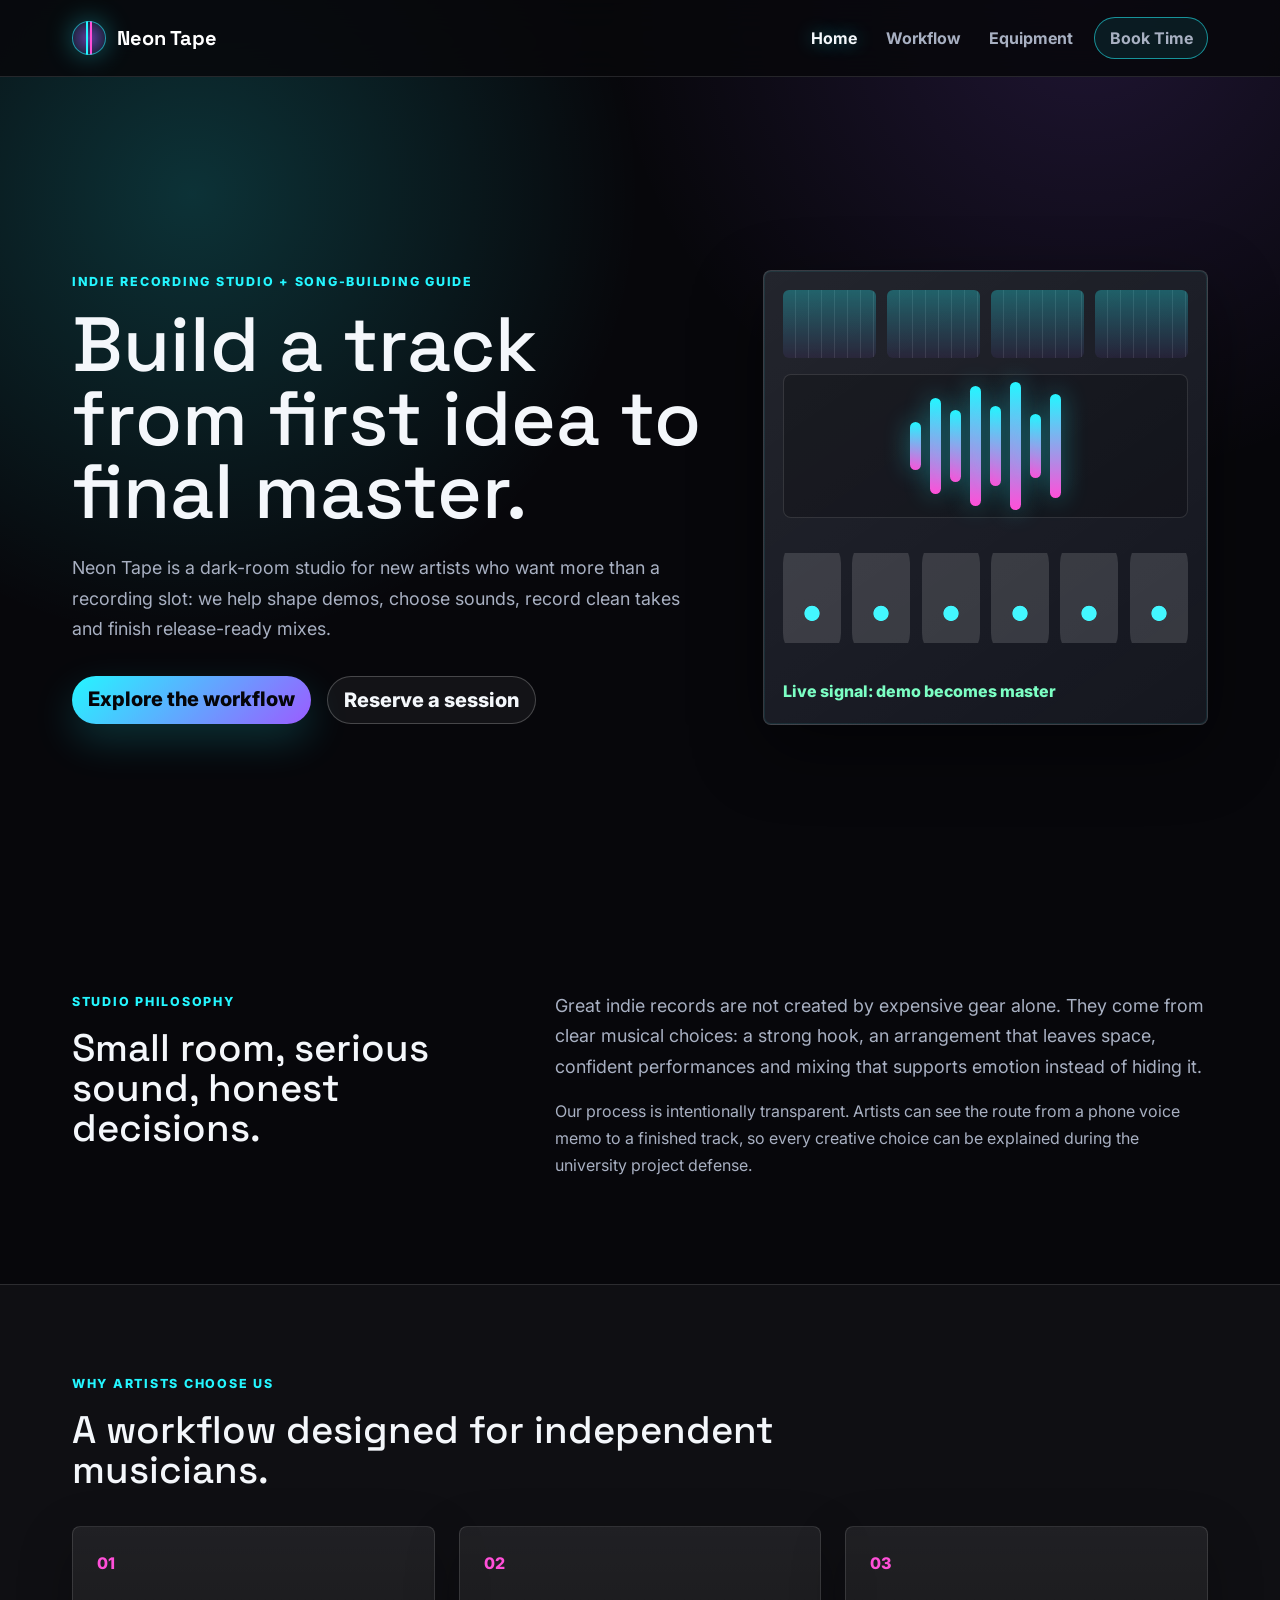
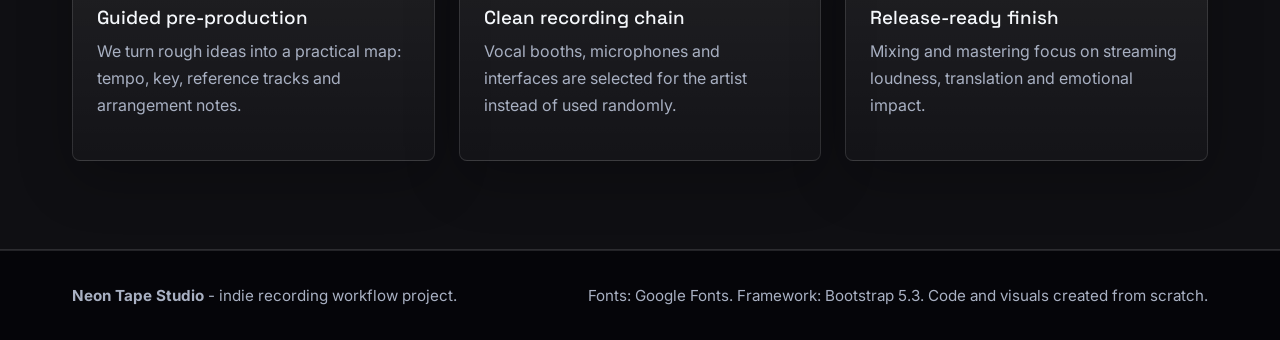
<file: index.html>
﻿<!doctype html>
<html lang="en">
<head>
  <!-- Basic document metadata: UTF-8 supports all common symbols, viewport enables responsive layout. -->
  <meta charset="utf-8">
  <meta name="viewport" content="width=device-width, initial-scale=1">
  <meta name="description" content="Neon Tape Studio helps indie artists plan, record, mix and release original music.">
  <title>Neon Tape Studio | Indie Recording Workflow</title>

  <!-- Google Fonts: Space Grotesk is used for headings, Inter is used for readable body text. -->
  <link rel="preconnect" href="https://fonts.googleapis.com">
  <link rel="preconnect" href="https://fonts.gstatic.com" crossorigin>
  <link href="https://fonts.googleapis.com/css2?family=Inter:wght@400;500;600;700;800&family=Space+Grotesk:wght@500;600;700&display=swap" rel="stylesheet">

  <!-- Bootstrap 5.3 is required by the assignment. We use its grid, navbar, buttons and utility classes. -->
  <link href="https://cdn.jsdelivr.net/npm/bootstrap@5.3.3/dist/css/bootstrap.min.css" rel="stylesheet">

  <!-- One shared custom stylesheet keeps the same visual language on all four pages. -->
  <link rel="stylesheet" href="style.css">
</head>
<body>
  <!-- Shared header: the same navigation appears on every page for consistent user experience. -->
  <header class="site-header">
    <nav class="navbar navbar-expand-lg navbar-dark" aria-label="Main navigation">
      <div class="container">
        <a class="navbar-brand brand-mark" href="index.html" aria-label="Neon Tape Studio home">
          <span class="brand-icon" aria-hidden="true"></span>
          <span>Neon Tape</span>
        </a>

        <!-- Bootstrap navbar toggler provides accessible mobile navigation without custom JavaScript. -->
        <button class="navbar-toggler" type="button" data-bs-toggle="collapse" data-bs-target="#mainNavigation" aria-controls="mainNavigation" aria-expanded="false" aria-label="Toggle navigation">
          <span class="navbar-toggler-icon"></span>
        </button>

        <div class="collapse navbar-collapse" id="mainNavigation">
          <ul class="navbar-nav ms-auto align-items-lg-center">
            <li class="nav-item"><a class="nav-link active" aria-current="page" href="index.html">Home</a></li>
            <li class="nav-item"><a class="nav-link" href="workflow.html">Workflow</a></li>
            <li class="nav-item"><a class="nav-link" href="equipment.html">Equipment</a></li>
            <li class="nav-item"><a class="nav-link nav-cta" href="booking.html">Book Time</a></li>
          </ul>
        </div>
      </div>
    </nav>
  </header>

  <main>
    <!-- Hero section: first impression of the studio, with a clear call to action and visual identity. -->
    <section class="hero-section">
      <div class="container">
        <div class="row align-items-center g-5">
          <div class="col-lg-7">
            <p class="eyebrow">Indie recording studio + song-building guide</p>
            <h1>Build a track from first idea to final master.</h1>
            <p class="hero-text">
              Neon Tape is a dark-room studio for new artists who want more than a recording slot:
              we help shape demos, choose sounds, record clean takes and finish release-ready mixes.
            </p>
            <div class="hero-actions d-flex flex-column flex-sm-row gap-3">
              <a class="btn btn-neon btn-lg" href="workflow.html">Explore the workflow</a>
              <a class="btn btn-ghost btn-lg" href="booking.html">Reserve a session</a>
            </div>
          </div>

          <div class="col-lg-5">
            <!-- Custom visual asset built with HTML/CSS, representing a studio mixer and audio waveform. -->
            <div class="studio-console" aria-label="Stylized audio mixer illustration">
              <div class="console-top">
                <span></span><span></span><span></span><span></span>
              </div>
              <div class="waveform" aria-hidden="true">
                <i></i><i></i><i></i><i></i><i></i><i></i><i></i><i></i>
              </div>
              <div class="fader-grid" aria-hidden="true">
                <span></span><span></span><span></span><span></span><span></span><span></span>
              </div>
              <p class="console-label">Live signal: demo becomes master</p>
            </div>
          </div>
        </div>
      </div>
    </section>

    <!-- Philosophy section: semantic article text explains the idea behind the project. -->
    <section class="section-block">
      <div class="container">
        <div class="row g-4 align-items-start">
          <div class="col-lg-5">
            <p class="eyebrow">Studio philosophy</p>
            <h2>Small room, serious sound, honest decisions.</h2>
          </div>
          <div class="col-lg-7">
            <p class="lead-copy">
              Great indie records are not created by expensive gear alone. They come from clear musical choices:
              a strong hook, an arrangement that leaves space, confident performances and mixing that supports
              emotion instead of hiding it.
            </p>
            <p>
              Our process is intentionally transparent. Artists can see the route from a phone voice memo to a
              finished track, so every creative choice can be explained during the university project defense.
            </p>
          </div>
        </div>
      </div>
    </section>

    <!-- Benefits section: Bootstrap grid plus custom cards demonstrate styled Bootstrap-based layout. -->
    <section class="section-block section-muted">
      <div class="container">
        <div class="section-heading">
          <p class="eyebrow">Why artists choose us</p>
          <h2>A workflow designed for independent musicians.</h2>
        </div>
        <div class="row g-4">
          <div class="col-md-4">
            <article class="feature-card">
              <span class="feature-number">01</span>
              <h3>Guided pre-production</h3>
              <p>We turn rough ideas into a practical map: tempo, key, reference tracks and arrangement notes.</p>
            </article>
          </div>
          <div class="col-md-4">
            <article class="feature-card">
              <span class="feature-number">02</span>
              <h3>Clean recording chain</h3>
              <p>Vocal booths, microphones and interfaces are selected for the artist instead of used randomly.</p>
            </article>
          </div>
          <div class="col-md-4">
            <article class="feature-card">
              <span class="feature-number">03</span>
              <h3>Release-ready finish</h3>
              <p>Mixing and mastering focus on streaming loudness, translation and emotional impact.</p>
            </article>
          </div>
        </div>
      </div>
    </section>
  </main>

  <!-- Shared footer: credits are included because the PDF allows fonts/icons/assets when credited. -->
  <footer class="site-footer">
    <div class="container footer-grid">
      <p><strong>Neon Tape Studio</strong> - indie recording workflow project.</p>
      <p>Fonts: Google Fonts. Framework: Bootstrap 5.3. Code and visuals created from scratch.</p>
    </div>
  </footer>

  <!-- Bootstrap JS is needed only for the mobile navbar collapse component. -->
  <script src="https://cdn.jsdelivr.net/npm/bootstrap@5.3.3/dist/js/bootstrap.bundle.min.js"></script>
</body>
</html>
</file>
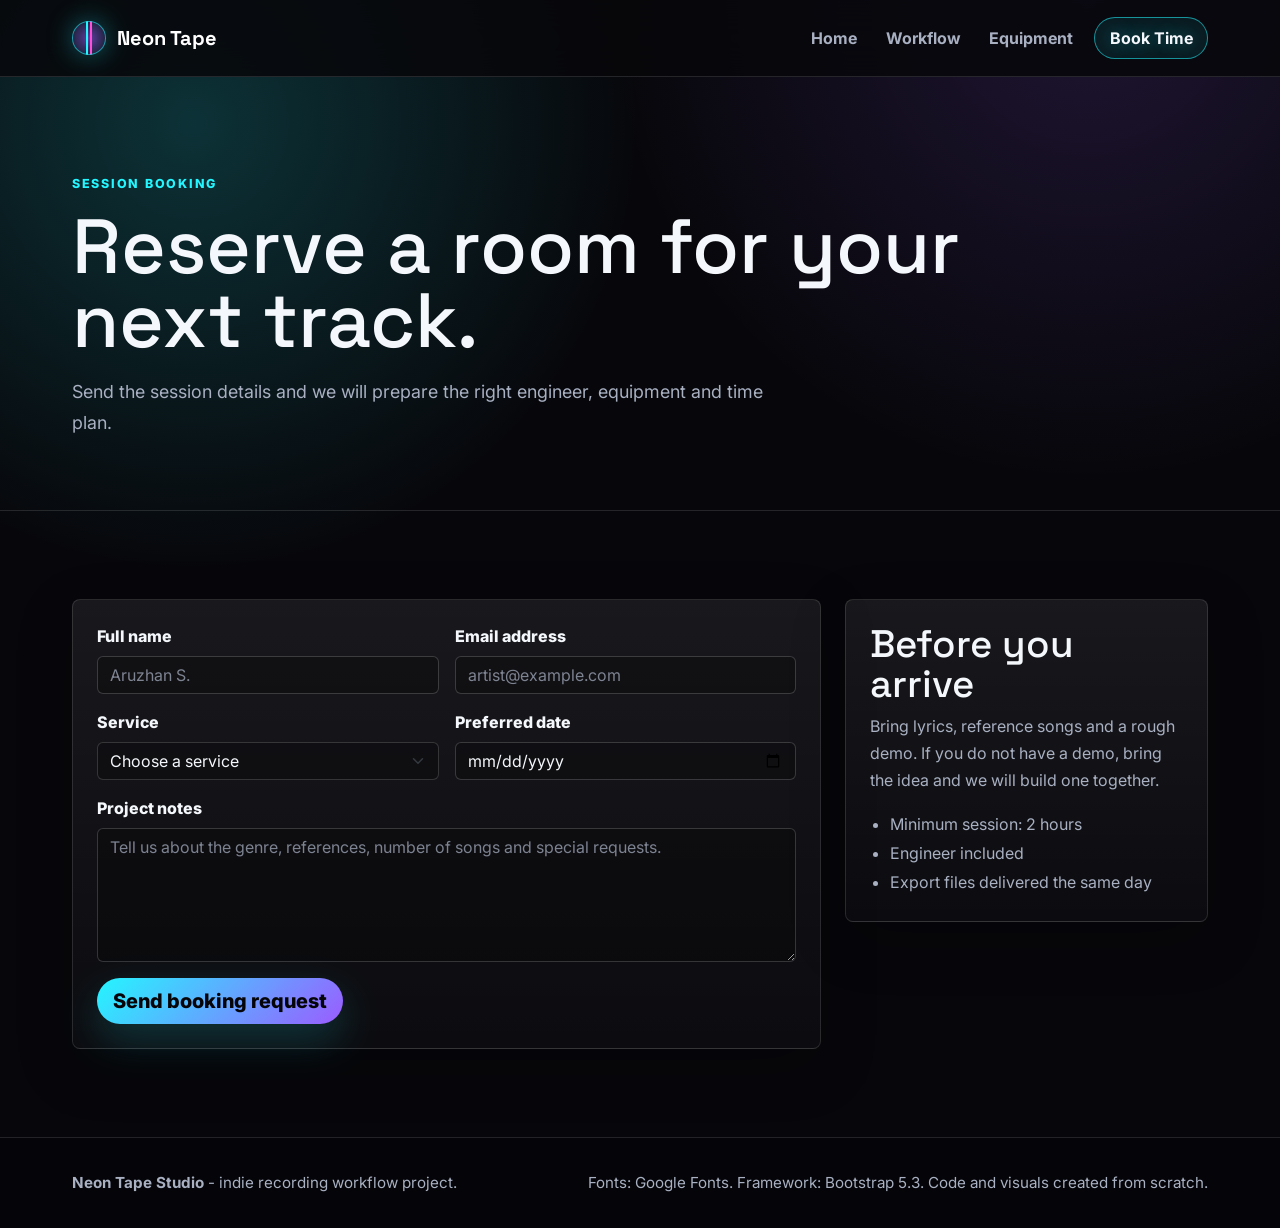
<file: booking.html>
﻿<!doctype html>
<html lang="en">
<head>
  <!-- Booking page metadata and shared external resources. -->
  <meta charset="utf-8">
  <meta name="viewport" content="width=device-width, initial-scale=1">
  <meta name="description" content="Book studio time for recording, mixing, mastering or full production at Neon Tape Studio.">
  <title>Booking | Neon Tape Studio</title>
  <link rel="preconnect" href="https://fonts.googleapis.com">
  <link rel="preconnect" href="https://fonts.gstatic.com" crossorigin>
  <link href="https://fonts.googleapis.com/css2?family=Inter:wght@400;500;600;700;800&family=Space+Grotesk:wght@500;600;700&display=swap" rel="stylesheet">
  <link href="https://cdn.jsdelivr.net/npm/bootstrap@5.3.3/dist/css/bootstrap.min.css" rel="stylesheet">
  <link rel="stylesheet" href="style.css">
</head>
<body>
  <!-- Shared site navigation; active state is placed on Book Time. -->
  <header class="site-header">
    <nav class="navbar navbar-expand-lg navbar-dark" aria-label="Main navigation">
      <div class="container">
        <a class="navbar-brand brand-mark" href="index.html">
          <span class="brand-icon" aria-hidden="true"></span>
          <span>Neon Tape</span>
        </a>
        <button class="navbar-toggler" type="button" data-bs-toggle="collapse" data-bs-target="#mainNavigation" aria-controls="mainNavigation" aria-expanded="false" aria-label="Toggle navigation">
          <span class="navbar-toggler-icon"></span>
        </button>
        <div class="collapse navbar-collapse" id="mainNavigation">
          <ul class="navbar-nav ms-auto align-items-lg-center">
            <li class="nav-item"><a class="nav-link" href="index.html">Home</a></li>
            <li class="nav-item"><a class="nav-link" href="workflow.html">Workflow</a></li>
            <li class="nav-item"><a class="nav-link" href="equipment.html">Equipment</a></li>
            <li class="nav-item"><a class="nav-link nav-cta active" aria-current="page" href="booking.html">Book Time</a></li>
          </ul>
        </div>
      </div>
    </nav>
  </header>

  <main>
    <!-- Page hero sets context before the form and keeps the layout consistent. -->
    <section class="page-hero">
      <div class="container">
        <p class="eyebrow">Session booking</p>
        <h1>Reserve a room for your next track.</h1>
        <p class="page-intro">Send the session details and we will prepare the right engineer, equipment and time plan.</p>
      </div>
    </section>

    <!-- Booking area combines a form and a short info panel using the Bootstrap grid. -->
    <section class="section-block">
      <div class="container">
        <div class="row g-4">
          <div class="col-lg-8">
            <!-- Functional HTML form: required fields and input types activate browser validation. -->
            <form class="booking-form" action="#" method="post">
              <div class="row g-3">
                <div class="col-md-6">
                  <label for="clientName" class="form-label">Full name</label>
                  <input type="text" class="form-control" id="clientName" name="clientName" placeholder="Aruzhan S." required>
                </div>
                <div class="col-md-6">
                  <label for="clientEmail" class="form-label">Email address</label>
                  <input type="email" class="form-control" id="clientEmail" name="clientEmail" placeholder="artist@example.com" required>
                </div>
                <div class="col-md-6">
                  <label for="serviceType" class="form-label">Service</label>
                  <select class="form-select" id="serviceType" name="serviceType" required>
                    <option value="" selected disabled>Choose a service</option>
                    <option>Vocal recording</option>
                    <option>Full song production</option>
                    <option>Mixing session</option>
                    <option>Mastering session</option>
                  </select>
                </div>
                <div class="col-md-6">
                  <label for="sessionDate" class="form-label">Preferred date</label>
                  <input type="date" class="form-control" id="sessionDate" name="sessionDate" required>
                </div>
                <div class="col-12">
                  <label for="projectComment" class="form-label">Project notes</label>
                  <textarea class="form-control" id="projectComment" name="projectComment" rows="5" placeholder="Tell us about the genre, references, number of songs and special requests."></textarea>
                </div>
                <div class="col-12">
                  <button class="btn btn-neon btn-lg" type="submit">Send booking request</button>
                </div>
              </div>
            </form>
          </div>

          <aside class="col-lg-4">
            <!-- Aside is semantic because this information supports, but is not part of, the form itself. -->
            <div class="booking-panel">
              <h2>Before you arrive</h2>
              <p>Bring lyrics, reference songs and a rough demo. If you do not have a demo, bring the idea and we will build one together.</p>
              <ul>
                <li>Minimum session: 2 hours</li>
                <li>Engineer included</li>
                <li>Export files delivered the same day</li>
              </ul>
            </div>
          </aside>
        </div>
      </div>
    </section>
  </main>

  <footer class="site-footer">
    <div class="container footer-grid">
      <p><strong>Neon Tape Studio</strong> - indie recording workflow project.</p>
      <p>Fonts: Google Fonts. Framework: Bootstrap 5.3. Code and visuals created from scratch.</p>
    </div>
  </footer>

  <script src="https://cdn.jsdelivr.net/npm/bootstrap@5.3.3/dist/js/bootstrap.bundle.min.js"></script>
</body>
</html>
</file>
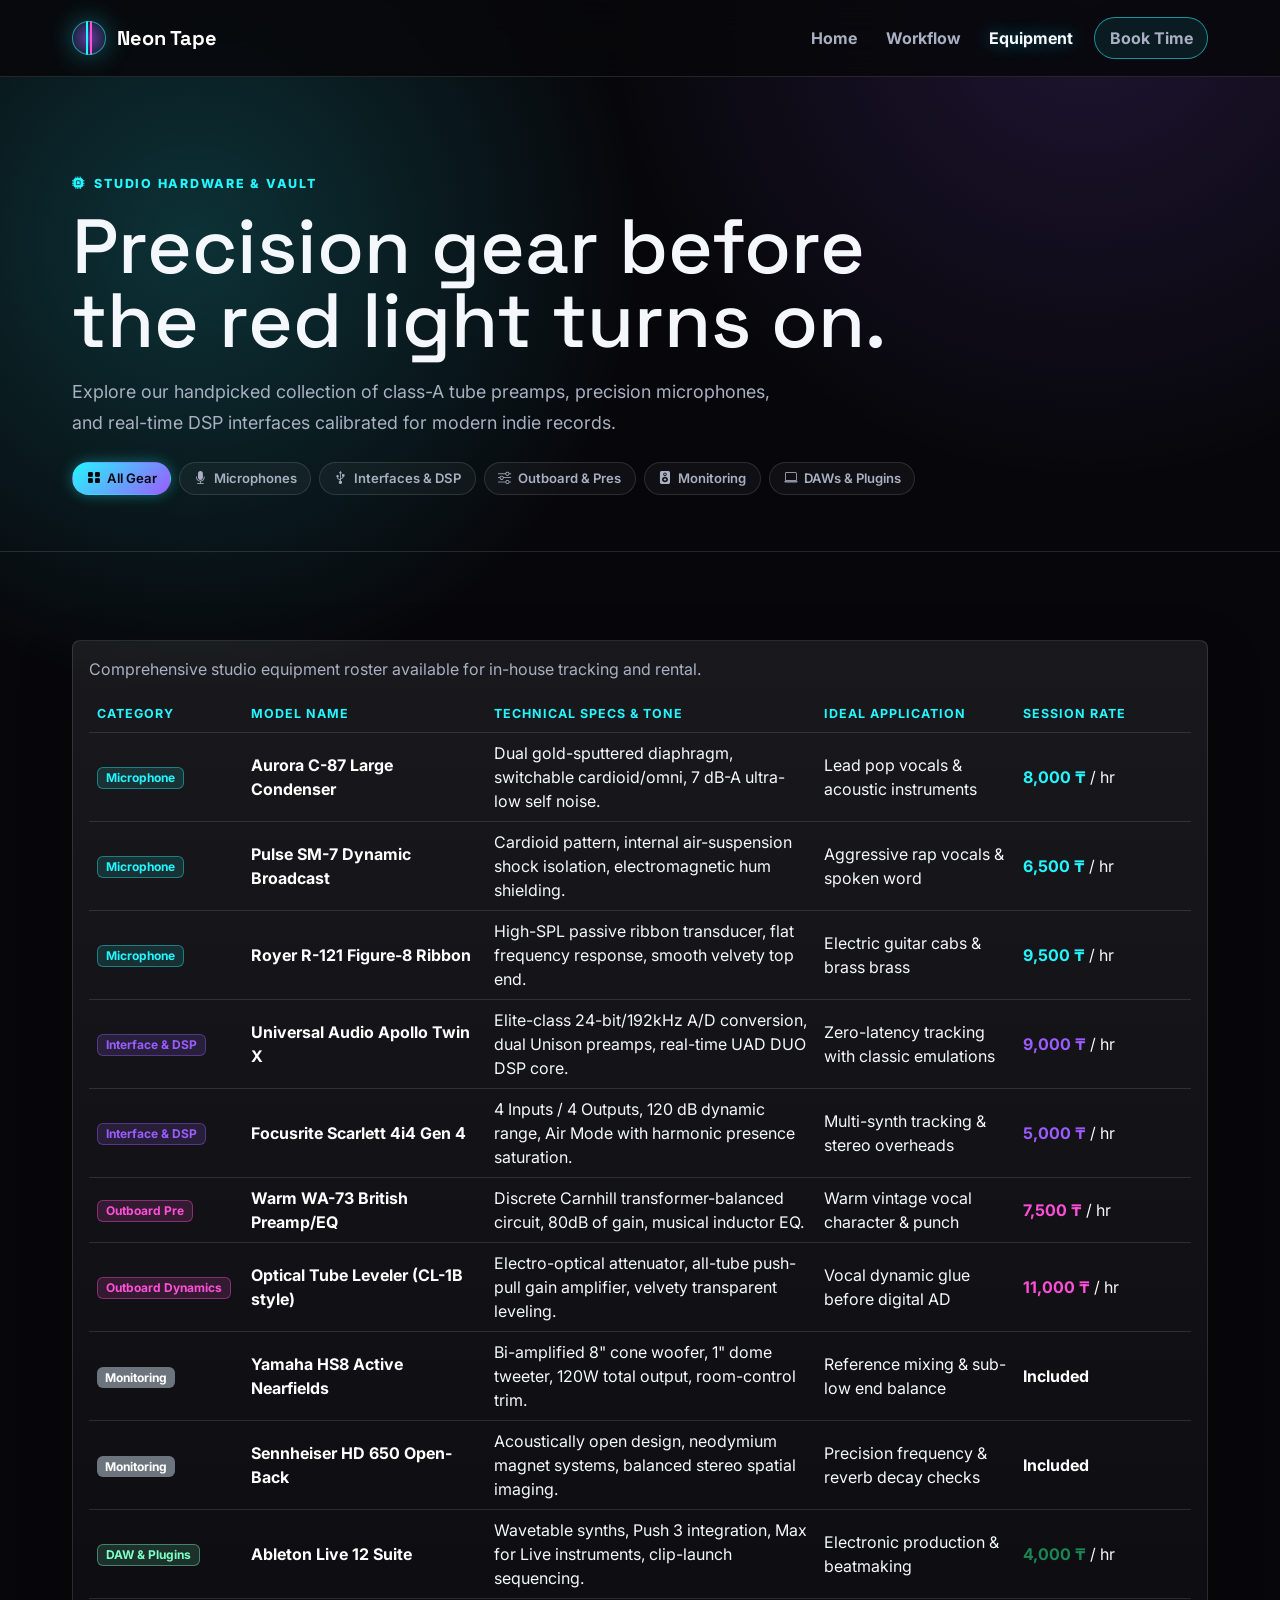
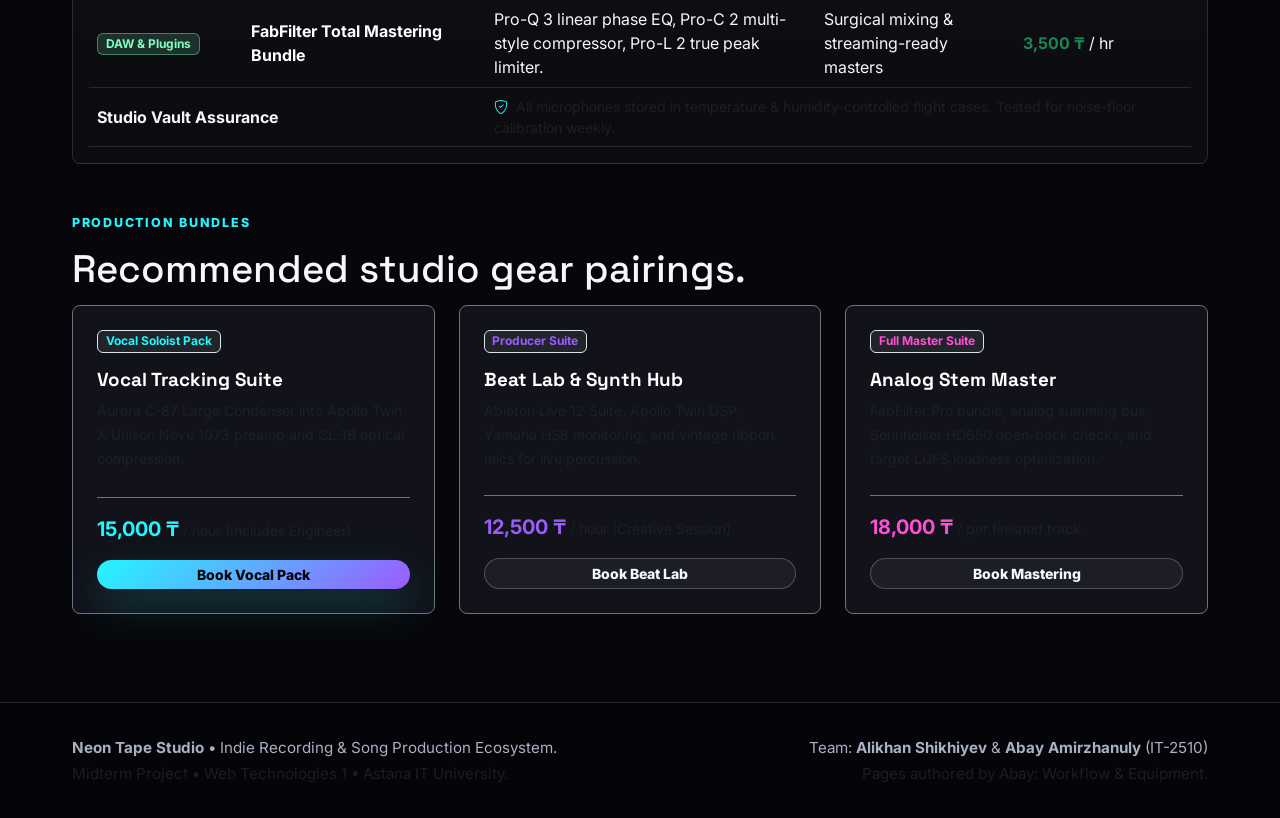
<file: equipment.html>
<!doctype html>
<html lang="en">
<head>
  <!-- Equipment page metadata -->
  <meta charset="utf-8">
  <meta name="viewport" content="width=device-width, initial-scale=1">
  <meta name="description" content="Compare studio microphones, analog preamps, DSP audio interfaces and software DAWs at Neon Tape Studio.">
  <title>Equipment &amp; Hardware Vault | Neon Tape Studio</title>
  
  <!-- Google Fonts: Space Grotesk & Inter -->
  <link rel="preconnect" href="https://fonts.googleapis.com">
  <link rel="preconnect" href="https://fonts.gstatic.com" crossorigin>
  <link href="https://fonts.googleapis.com/css2?family=Inter:wght@400;500;600;700;800&family=Space+Grotesk:wght@500;600;700&display=swap" rel="stylesheet">
  
  <!-- Bootstrap 5.3 CDN -->
  <link href="https://cdn.jsdelivr.net/npm/bootstrap@5.3.3/dist/css/bootstrap.min.css" rel="stylesheet">
  
  <!-- Bootstrap Icons CDN -->
  <link rel="stylesheet" href="https://cdn.jsdelivr.net/npm/bootstrap-icons@1.11.3/font/bootstrap-icons.min.css">
  
  <!-- One shared custom stylesheet -->
  <link rel="stylesheet" href="style.css">
</head>
<body>

  <!-- Shared navigation -->
  <header class="site-header">
    <nav class="navbar navbar-expand-lg navbar-dark" aria-label="Main navigation">
      <div class="container">
        <a class="navbar-brand brand-mark" href="index.html">
          <span class="brand-icon" aria-hidden="true"></span>
          <span>Neon Tape</span>
        </a>
        <button class="navbar-toggler" type="button" data-bs-toggle="collapse" data-bs-target="#mainNavigation" aria-controls="mainNavigation" aria-expanded="false" aria-label="Toggle navigation">
          <span class="navbar-toggler-icon"></span>
        </button>
        <div class="collapse navbar-collapse" id="mainNavigation">
          <ul class="navbar-nav ms-auto align-items-lg-center">
            <li class="nav-item"><a class="nav-link" href="index.html">Home</a></li>
            <li class="nav-item"><a class="nav-link" href="workflow.html">Workflow</a></li>
            <li class="nav-item"><a class="nav-link active" aria-current="page" href="equipment.html">Equipment</a></li>
            <li class="nav-item"><a class="nav-link nav-cta" href="booking.html">Book Time</a></li>
          </ul>
        </div>
      </div>
    </nav>
  </header>

  <main>
    <!-- Page hero -->
    <section class="page-hero">
      <div class="container">
        <p class="eyebrow"><i class="bi bi-cpu-fill me-1"></i> Studio Hardware &amp; Vault</p>
        <h1>Precision gear before the red light turns on.</h1>
        <p class="page-intro">
          Explore our handpicked collection of class-A tube preamps, precision microphones, and real-time DSP interfaces calibrated for modern indie records.
        </p>

        <!-- Category Filter Pills (Interactive JS Filter) -->
        <div class="filter-toolbar mt-4 d-flex gap-2 flex-wrap" role="toolbar" aria-label="Equipment filter categories">
          <button type="button" class="btn btn-sm btn-filter active" onclick="filterGear('all', this)"><i class="bi bi-grid-fill me-1"></i> All Gear</button>
          <button type="button" class="btn btn-sm btn-filter" onclick="filterGear('mic', this)"><i class="bi bi-mic-fill me-1"></i> Microphones</button>
          <button type="button" class="btn btn-sm btn-filter" onclick="filterGear('interface', this)"><i class="bi bi-usb-symbol me-1"></i> Interfaces &amp; DSP</button>
          <button type="button" class="btn btn-sm btn-filter" onclick="filterGear('outboard', this)"><i class="bi bi-sliders me-1"></i> Outboard &amp; Pres</button>
          <button type="button" class="btn btn-sm btn-filter" onclick="filterGear('monitors', this)"><i class="bi bi-speaker-fill me-1"></i> Monitoring</button>
          <button type="button" class="btn btn-sm btn-filter" onclick="filterGear('daw', this)"><i class="bi bi-laptop me-1"></i> DAWs &amp; Plugins</button>
        </div>
      </div>
    </section>

    <!-- Equipment Table Section (Semantic HTML5 Table) -->
    <section class="section-block">
      <div class="container">
        <div class="table-card">
          <div class="table-responsive">
            <table class="table equipment-table align-middle" id="gearTable">
              <caption>Comprehensive studio equipment roster available for in-house tracking and rental.</caption>
              <thead>
                <tr>
                  <th scope="col" style="width: 14%;">Category</th>
                  <th scope="col" style="width: 22%;">Model Name</th>
                  <th scope="col" style="width: 30%;">Technical Specs &amp; Tone</th>
                  <th scope="col" style="width: 18%;">Ideal Application</th>
                  <th scope="col" style="width: 16%;">Session Rate</th>
                </tr>
              </thead>
              <tbody>
                <!-- Row 1: Mic -->
                <tr data-category="mic">
                  <th scope="row"><span class="badge badge-neon">Microphone</span></th>
                  <td class="fw-bold text-white">Aurora C-87 Large Condenser</td>
                  <td>Dual gold-sputtered diaphragm, switchable cardioid/omni, 7 dB-A ultra-low self noise.</td>
                  <td>Lead pop vocals &amp; acoustic instruments</td>
                  <td><span class="text-cyan fw-bold">8,000 ₸</span> / hr</td>
                </tr>

                <!-- Row 2: Mic -->
                <tr data-category="mic">
                  <th scope="row"><span class="badge badge-neon">Microphone</span></th>
                  <td class="fw-bold text-white">Pulse SM-7 Dynamic Broadcast</td>
                  <td>Cardioid pattern, internal air-suspension shock isolation, electromagnetic hum shielding.</td>
                  <td>Aggressive rap vocals &amp; spoken word</td>
                  <td><span class="text-cyan fw-bold">6,500 ₸</span> / hr</td>
                </tr>

                <!-- Row 3: Mic -->
                <tr data-category="mic">
                  <th scope="row"><span class="badge badge-neon">Microphone</span></th>
                  <td class="fw-bold text-white">Royer R-121 Figure-8 Ribbon</td>
                  <td>High-SPL passive ribbon transducer, flat frequency response, smooth velvety top end.</td>
                  <td>Electric guitar cabs &amp; brass brass</td>
                  <td><span class="text-cyan fw-bold">9,500 ₸</span> / hr</td>
                </tr>

                <!-- Row 4: Interface -->
                <tr data-category="interface">
                  <th scope="row"><span class="badge badge-violet">Interface &amp; DSP</span></th>
                  <td class="fw-bold text-white">Universal Audio Apollo Twin X</td>
                  <td>Elite-class 24-bit/192kHz A/D conversion, dual Unison preamps, real-time UAD DUO DSP core.</td>
                  <td>Zero-latency tracking with classic emulations</td>
                  <td><span class="text-violet fw-bold">9,000 ₸</span> / hr</td>
                </tr>

                <!-- Row 5: Interface -->
                <tr data-category="interface">
                  <th scope="row"><span class="badge badge-violet">Interface &amp; DSP</span></th>
                  <td class="fw-bold text-white">Focusrite Scarlett 4i4 Gen 4</td>
                  <td>4 Inputs / 4 Outputs, 120 dB dynamic range, Air Mode with harmonic presence saturation.</td>
                  <td>Multi-synth tracking &amp; stereo overheads</td>
                  <td><span class="text-violet fw-bold">5,000 ₸</span> / hr</td>
                </tr>

                <!-- Row 6: Outboard -->
                <tr data-category="outboard">
                  <th scope="row"><span class="badge badge-pink">Outboard Pre</span></th>
                  <td class="fw-bold text-white">Warm WA-73 British Preamp/EQ</td>
                  <td>Discrete Carnhill transformer-balanced circuit, 80dB of gain, musical inductor EQ.</td>
                  <td>Warm vintage vocal character &amp; punch</td>
                  <td><span class="text-pink fw-bold">7,500 ₸</span> / hr</td>
                </tr>

                <!-- Row 7: Outboard -->
                <tr data-category="outboard">
                  <th scope="row"><span class="badge badge-pink">Outboard Dynamics</span></th>
                  <td class="fw-bold text-white">Optical Tube Leveler (CL-1B style)</td>
                  <td>Electro-optical attenuator, all-tube push-pull gain amplifier, velvety transparent leveling.</td>
                  <td>Vocal dynamic glue before digital AD</td>
                  <td><span class="text-pink fw-bold">11,000 ₸</span> / hr</td>
                </tr>

                <!-- Row 8: Monitoring -->
                <tr data-category="monitors">
                  <th scope="row"><span class="badge bg-secondary">Monitoring</span></th>
                  <td class="fw-bold text-white">Yamaha HS8 Active Nearfields</td>
                  <td>Bi-amplified 8" cone woofer, 1" dome tweeter, 120W total output, room-control trim.</td>
                  <td>Reference mixing &amp; sub-low end balance</td>
                  <td><span class="text-white fw-bold">Included</span></td>
                </tr>

                <!-- Row 9: Monitoring -->
                <tr data-category="monitors">
                  <th scope="row"><span class="badge bg-secondary">Monitoring</span></th>
                  <td class="fw-bold text-white">Sennheiser HD 650 Open-Back</td>
                  <td>Acoustically open design, neodymium magnet systems, balanced stereo spatial imaging.</td>
                  <td>Precision frequency &amp; reverb decay checks</td>
                  <td><span class="text-white fw-bold">Included</span></td>
                </tr>

                <!-- Row 10: DAW -->
                <tr data-category="daw">
                  <th scope="row"><span class="badge badge-success">DAW &amp; Plugins</span></th>
                  <td class="fw-bold text-white">Ableton Live 12 Suite</td>
                  <td>Wavetable synths, Push 3 integration, Max for Live instruments, clip-launch sequencing.</td>
                  <td>Electronic production &amp; beatmaking</td>
                  <td><span class="text-success fw-bold">4,000 ₸</span> / hr</td>
                </tr>

                <!-- Row 11: DAW -->
                <tr data-category="daw">
                  <th scope="row"><span class="badge badge-success">DAW &amp; Plugins</span></th>
                  <td class="fw-bold text-white">FabFilter Total Mastering Bundle</td>
                  <td>Pro-Q 3 linear phase EQ, Pro-C 2 multi-style compressor, Pro-L 2 true peak limiter.</td>
                  <td>Surgical mixing &amp; streaming-ready masters</td>
                  <td><span class="text-success fw-bold">3,500 ₸</span> / hr</td>
                </tr>
              </tbody>
              <tfoot>
                <tr>
                  <th scope="row" colspan="2">Studio Vault Assurance</th>
                  <td colspan="3" class="small text-muted">
                    <i class="bi bi-shield-check text-cyan me-1"></i> All microphones stored in temperature &amp; humidity-controlled flight cases. Tested for noise-floor calibration weekly.
                  </td>
                </tr>
              </tfoot>
            </table>
          </div>
        </div>

        <!-- Curated Session Packages (Flexbox Grid) -->
        <div class="section-heading mt-5 mb-3">
          <p class="eyebrow">Production Bundles</p>
          <h2>Recommended studio gear pairings.</h2>
        </div>

        <div class="row g-4 gear-bundles">
          
          <div class="col-12 col-md-4">
            <article class="p-4 rounded-3 h-100 border border-secondary bg-surface d-flex flex-column">
              <span class="badge bg-dark border border-cyan text-cyan w-fit mb-3">Vocal Soloist Pack</span>
              <h3 class="fw-bold text-white mb-2">Vocal Tracking Suite</h3>
              <p class="small text-muted mb-4 flex-grow-1">
                Aurora C-87 Large Condenser into Apollo Twin X Unison Neve 1073 preamp and CL-1B optical compression.
              </p>
              <div class="border-top border-secondary pt-3 mt-auto">
                <span class="fs-5 fw-bold text-cyan">15,000 ₸</span> <small class="text-muted">/ hour (Includes Engineer)</small>
                <a href="booking.html" class="btn btn-sm btn-neon w-100 mt-3">Book Vocal Pack</a>
              </div>
            </article>
          </div>

          <div class="col-12 col-md-4">
            <article class="p-4 rounded-3 h-100 border border-secondary bg-surface d-flex flex-column">
              <span class="badge bg-dark border border-violet text-violet w-fit mb-3">Producer Suite</span>
              <h3 class="fw-bold text-white mb-2">Beat Lab &amp; Synth Hub</h3>
              <p class="small text-muted mb-4 flex-grow-1">
                Ableton Live 12 Suite, Apollo Twin DSP, Yamaha HS8 monitoring, and vintage ribbon mics for live percussion.
              </p>
              <div class="border-top border-secondary pt-3 mt-auto">
                <span class="fs-5 fw-bold text-violet">12,500 ₸</span> <small class="text-muted">/ hour (Creative Session)</small>
                <a href="booking.html" class="btn btn-sm btn-ghost w-100 mt-3">Book Beat Lab</a>
              </div>
            </article>
          </div>

          <div class="col-12 col-md-4">
            <article class="p-4 rounded-3 h-100 border border-secondary bg-surface d-flex flex-column">
              <span class="badge bg-dark border border-pink text-pink w-fit mb-3">Full Master Suite</span>
              <h3 class="fw-bold text-white mb-2">Analog Stem Master</h3>
              <p class="small text-muted mb-4 flex-grow-1">
                FabFilter Pro bundle, analog summing bus, Sennheiser HD650 open-back checks, and target LUFS loudness optimization.
              </p>
              <div class="border-top border-secondary pt-3 mt-auto">
                <span class="fs-5 fw-bold text-pink">18,000 ₸</span> <small class="text-muted">/ per finished track</small>
                <a href="booking.html" class="btn btn-sm btn-ghost w-100 mt-3">Book Mastering</a>
              </div>
            </article>
          </div>

        </div>

      </div>
    </section>
  </main>

  <!-- Shared Footer -->
  <footer class="site-footer">
    <div class="container footer-grid">
      <div>
        <p><strong>Neon Tape Studio</strong> &bull; Indie Recording &amp; Song Production Ecosystem.</p>
        <p class="small text-muted">Midterm Project &bull; Web Technologies 1 &bull; Astana IT University.</p>
      </div>
      <div class="text-md-end">
        <p class="small">Team: <strong>Alikhan Shikhiyev</strong> &amp; <strong>Abay Amirzhanuly</strong> (IT-2510)</p>
        <p class="small text-muted">Pages authored by Abay: Workflow &amp; Equipment.</p>
      </div>
    </div>
  </footer>

  <!-- Bootstrap JS Bundle -->
  <script src="https://cdn.jsdelivr.net/npm/bootstrap@5.3.3/dist/js/bootstrap.bundle.min.js"></script>

  <!-- Interactive Category Filter Script -->
  <script>
    function filterGear(category, btnElement) {
      // Update active button state
      document.querySelectorAll('.btn-filter').forEach(btn => btn.classList.remove('active'));
      if (btnElement) btnElement.classList.add('active');

      // Filter table rows
      const rows = document.querySelectorAll('#gearTable tbody tr');
      rows.forEach(row => {
        if (category === 'all' || row.getAttribute('data-category') === category) {
          row.style.display = '';
        } else {
          row.style.display = 'none';
        }
      });
    }
  </script>
</body>
</html>
</file>
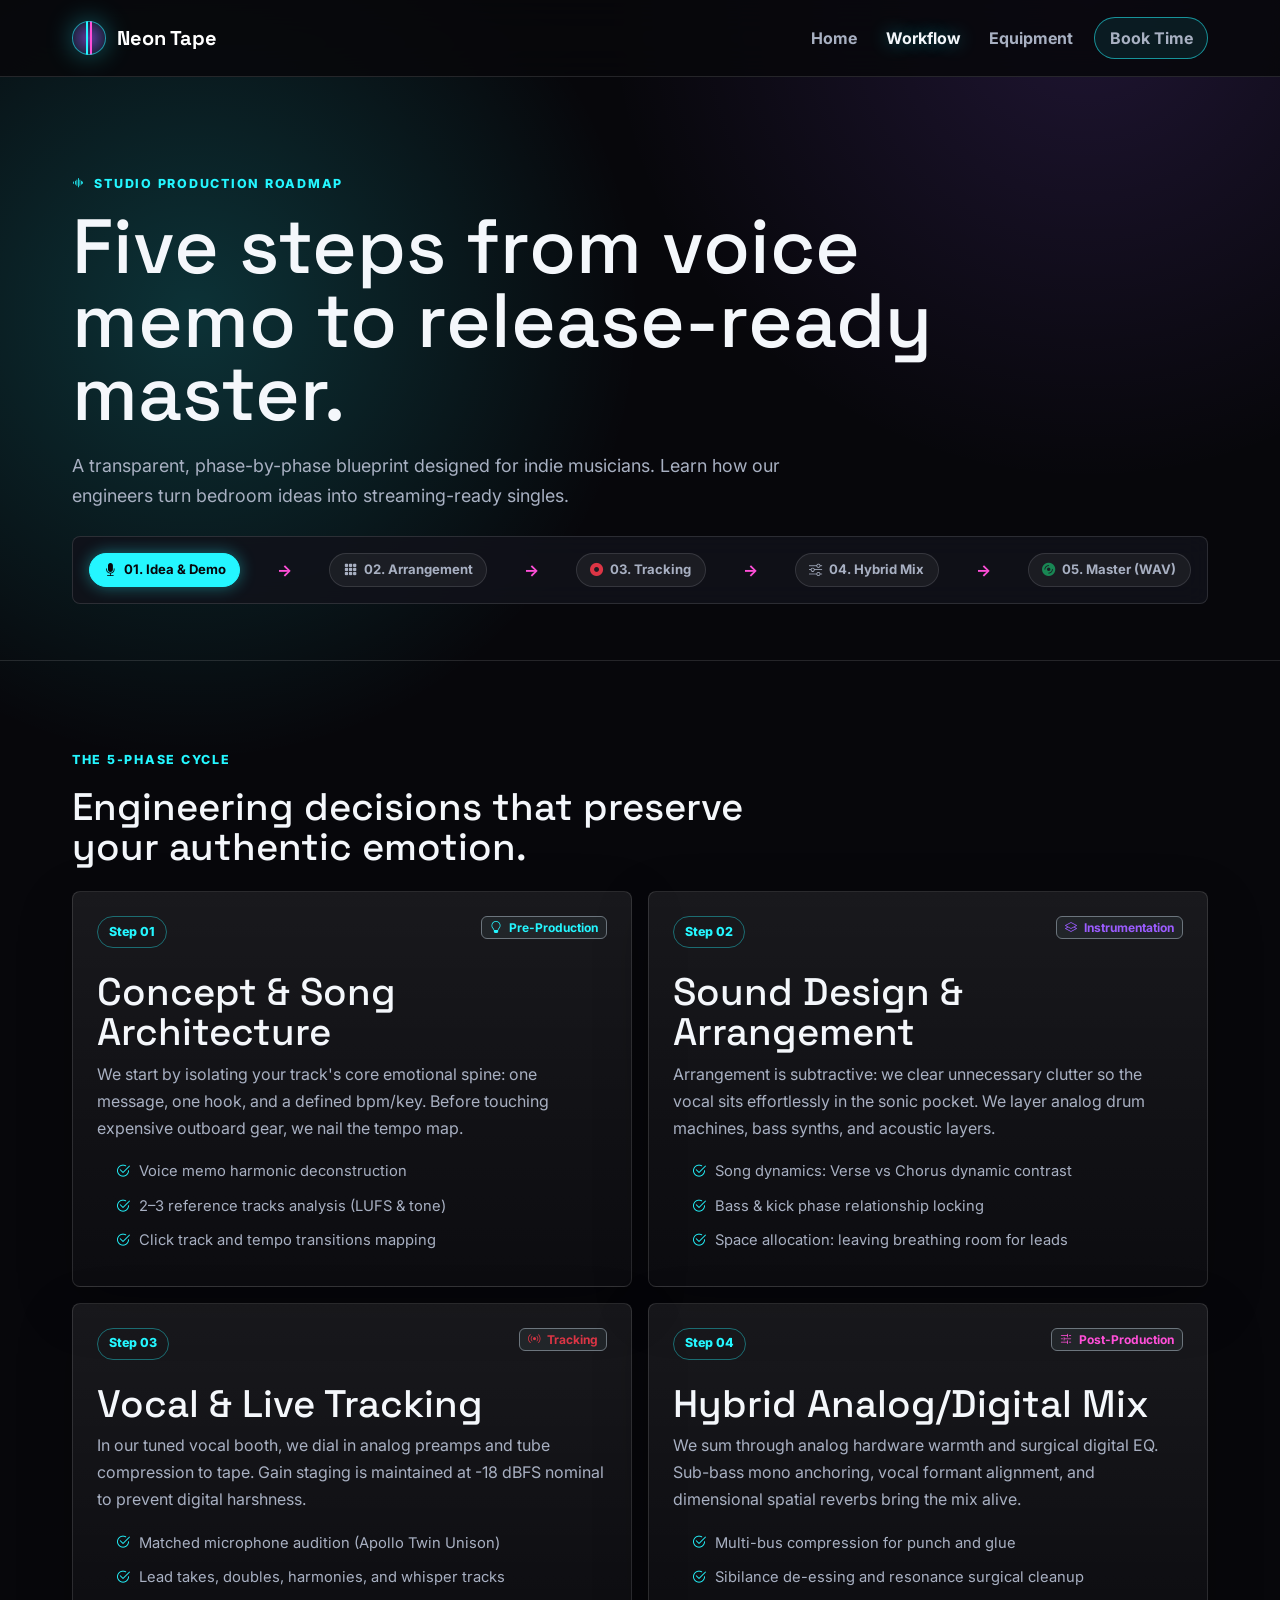
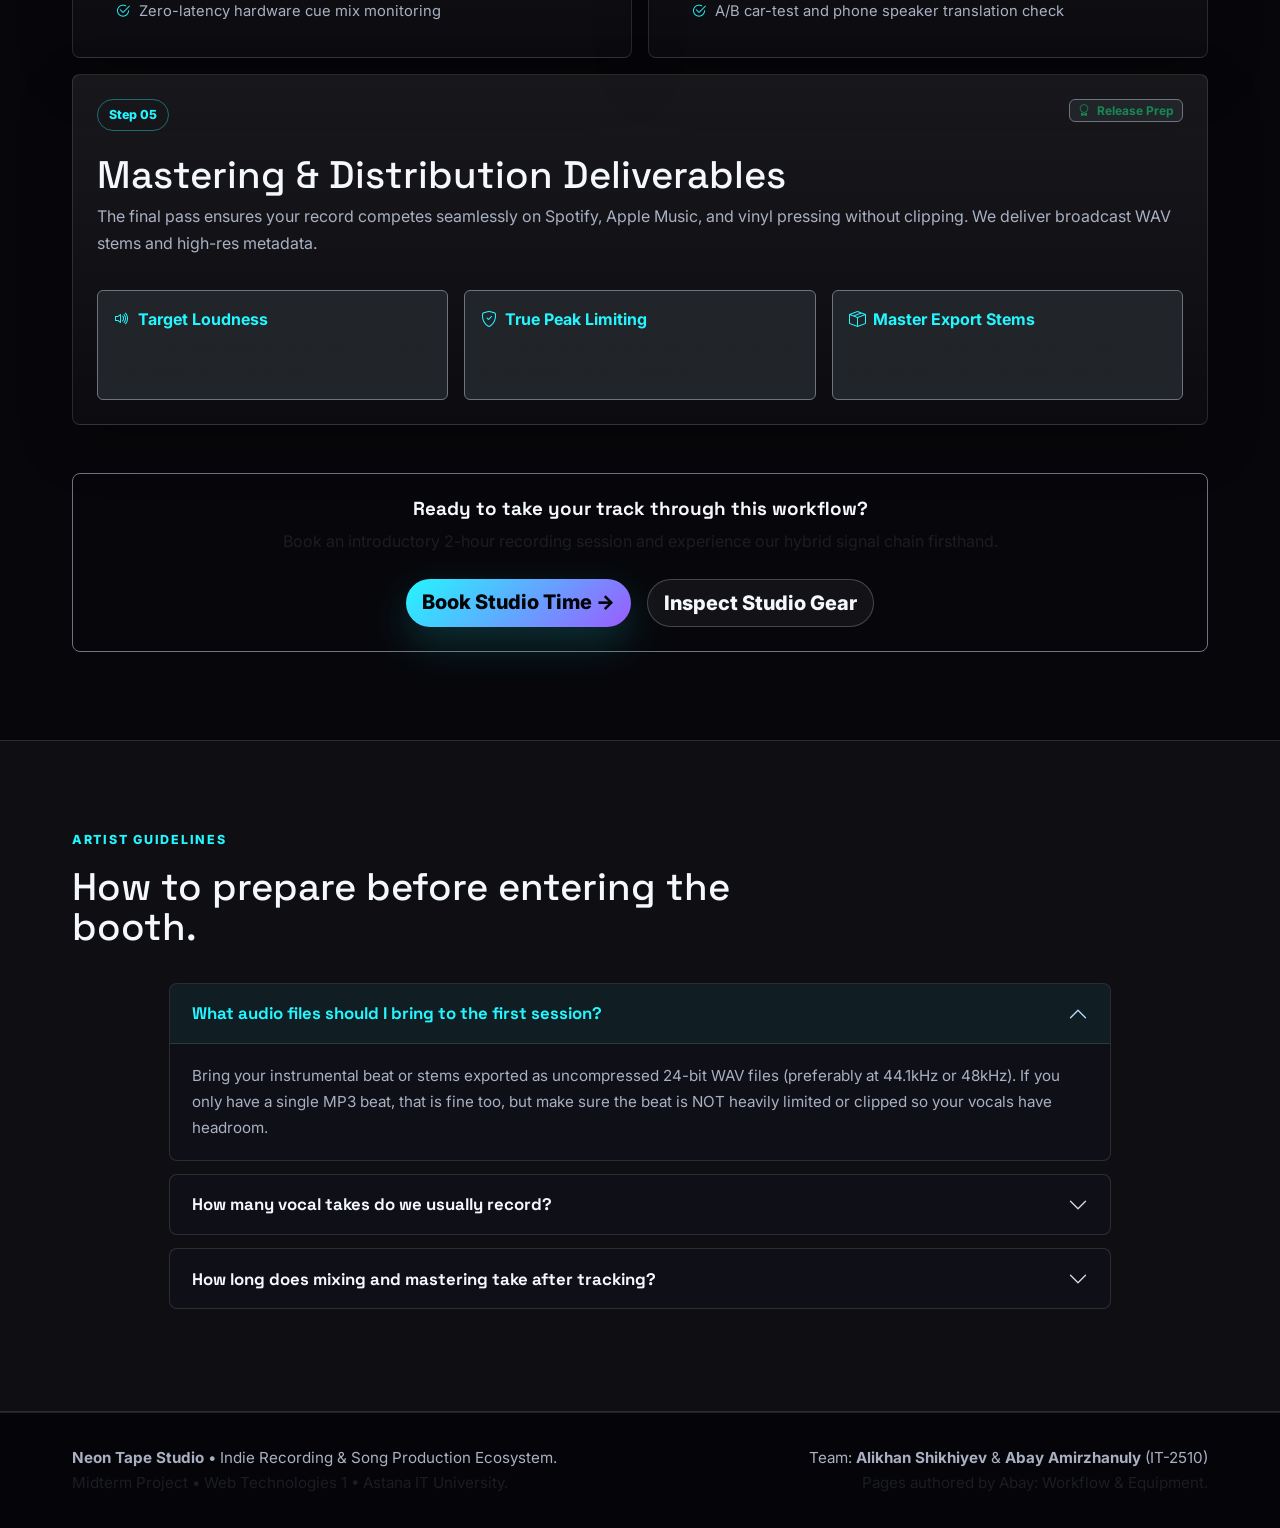
<file: workflow.html>
<!doctype html>
<html lang="en">
<head>
  <!-- Shared metadata and assets keep the page responsive and visually consistent with the site. -->
  <meta charset="utf-8">
  <meta name="viewport" content="width=device-width, initial-scale=1">
  <meta name="description" content="Step-by-step guide to recording, mixing and mastering an original song at Neon Tape Studio.">
  <title>Recording Workflow | Neon Tape Studio</title>
  
  <!-- Google Fonts: Space Grotesk & Inter -->
  <link rel="preconnect" href="https://fonts.googleapis.com">
  <link rel="preconnect" href="https://fonts.gstatic.com" crossorigin>
  <link href="https://fonts.googleapis.com/css2?family=Inter:wght@400;500;600;700;800&family=Space+Grotesk:wght@500;600;700&display=swap" rel="stylesheet">
  
  <!-- Bootstrap 5.3 CDN -->
  <link href="https://cdn.jsdelivr.net/npm/bootstrap@5.3.3/dist/css/bootstrap.min.css" rel="stylesheet">
  
  <!-- Bootstrap Icons CDN -->
  <link rel="stylesheet" href="https://cdn.jsdelivr.net/npm/bootstrap-icons@1.11.3/font/bootstrap-icons.min.css">
  
  <!-- One shared stylesheet across all pages -->
  <link rel="stylesheet" href="style.css">
</head>
<body>

  <!-- Shared navigation component -->
  <header class="site-header">
    <nav class="navbar navbar-expand-lg navbar-dark" aria-label="Main navigation">
      <div class="container">
        <a class="navbar-brand brand-mark" href="index.html">
          <span class="brand-icon" aria-hidden="true"></span>
          <span>Neon Tape</span>
        </a>
        <button class="navbar-toggler" type="button" data-bs-toggle="collapse" data-bs-target="#mainNavigation" aria-controls="mainNavigation" aria-expanded="false" aria-label="Toggle navigation">
          <span class="navbar-toggler-icon"></span>
        </button>
        <div class="collapse navbar-collapse" id="mainNavigation">
          <ul class="navbar-nav ms-auto align-items-lg-center">
            <li class="nav-item"><a class="nav-link" href="index.html">Home</a></li>
            <li class="nav-item"><a class="nav-link active" aria-current="page" href="workflow.html">Workflow</a></li>
            <li class="nav-item"><a class="nav-link" href="equipment.html">Equipment</a></li>
            <li class="nav-item"><a class="nav-link nav-cta" href="booking.html">Book Time</a></li>
          </ul>
        </div>
      </div>
    </nav>
  </header>

  <main>
    <!-- Page hero introduces the workflow concept -->
    <section class="page-hero">
      <div class="container">
        <p class="eyebrow"><i class="bi bi-soundwave me-1"></i> Studio Production Roadmap</p>
        <h1>Five steps from voice memo to release-ready master.</h1>
        <p class="page-intro">
          A transparent, phase-by-phase blueprint designed for indie musicians. Learn how our engineers turn bedroom ideas into streaming-ready singles.
        </p>
        
        <!-- Live Signal Chain Indicator Bar -->
        <div class="signal-flow-bar mt-4 d-none d-md-flex align-items-center justify-content-between p-3 rounded-3" aria-label="Visual audio signal chain">
          <div class="signal-node active"><i class="bi bi-mic-fill me-1"></i> 01. Idea &amp; Demo</div>
          <div class="signal-arrow">&rarr;</div>
          <div class="signal-node"><i class="bi bi-grid-3x3-gap-fill me-1"></i> 02. Arrangement</div>
          <div class="signal-arrow">&rarr;</div>
          <div class="signal-node"><i class="bi bi-record-circle-fill me-1 text-danger"></i> 03. Tracking</div>
          <div class="signal-arrow">&rarr;</div>
          <div class="signal-node"><i class="bi bi-sliders me-1"></i> 04. Hybrid Mix</div>
          <div class="signal-arrow">&rarr;</div>
          <div class="signal-node"><i class="bi bi-disc-fill me-1 text-success"></i> 05. Master (WAV)</div>
        </div>
      </div>
    </section>

    <!-- Interactive Workflow Timeline Grid (CSS Grid & Responsive Media Queries) -->
    <section class="section-block">
      <div class="container">
        <div class="section-heading mb-4">
          <p class="eyebrow">The 5-Phase Cycle</p>
          <h2>Engineering decisions that preserve your authentic emotion.</h2>
        </div>

        <div class="workflow-grid">
          
          <!-- Step 01 -->
          <article class="workflow-card">
            <div class="d-flex justify-content-between align-items-start mb-2">
              <span class="step-tag">Step 01</span>
              <span class="badge bg-dark border border-secondary text-cyan small"><i class="bi bi-lightbulb me-1"></i> Pre-Production</span>
            </div>
            <h2>Concept &amp; Song Architecture</h2>
            <p>
              We start by isolating your track's core emotional spine: one message, one hook, and a defined bpm/key. Before touching expensive outboard gear, we nail the tempo map.
            </p>
            <ul class="workflow-checklist list-unstyled">
              <li><i class="bi bi-check2-circle text-cyan me-2"></i> Voice memo harmonic deconstruction</li>
              <li><i class="bi bi-check2-circle text-cyan me-2"></i> 2–3 reference tracks analysis (LUFS &amp; tone)</li>
              <li><i class="bi bi-check2-circle text-cyan me-2"></i> Click track and tempo transitions mapping</li>
            </ul>
          </article>

          <!-- Step 02 -->
          <article class="workflow-card">
            <div class="d-flex justify-content-between align-items-start mb-2">
              <span class="step-tag">Step 02</span>
              <span class="badge bg-dark border border-secondary text-violet small"><i class="bi bi-layers me-1"></i> Instrumentation</span>
            </div>
            <h2>Sound Design &amp; Arrangement</h2>
            <p>
              Arrangement is subtractive: we clear unnecessary clutter so the vocal sits effortlessly in the sonic pocket. We layer analog drum machines, bass synths, and acoustic layers.
            </p>
            <ul class="workflow-checklist list-unstyled">
              <li><i class="bi bi-check2-circle text-cyan me-2"></i> Song dynamics: Verse vs Chorus dynamic contrast</li>
              <li><i class="bi bi-check2-circle text-cyan me-2"></i> Bass &amp; kick phase relationship locking</li>
              <li><i class="bi bi-check2-circle text-cyan me-2"></i> Space allocation: leaving breathing room for leads</li>
            </ul>
          </article>

          <!-- Step 03 -->
          <article class="workflow-card">
            <div class="d-flex justify-content-between align-items-start mb-2">
              <span class="step-tag">Step 03</span>
              <span class="badge bg-dark border border-secondary text-danger small"><i class="bi bi-broadcast me-1"></i> Tracking</span>
            </div>
            <h2>Vocal &amp; Live Tracking</h2>
            <p>
              In our tuned vocal booth, we dial in analog preamps and tube compression to tape. Gain staging is maintained at -18 dBFS nominal to prevent digital harshness.
            </p>
            <ul class="workflow-checklist list-unstyled">
              <li><i class="bi bi-check2-circle text-cyan me-2"></i> Matched microphone audition (Apollo Twin Unison)</li>
              <li><i class="bi bi-check2-circle text-cyan me-2"></i> Lead takes, doubles, harmonies, and whisper tracks</li>
              <li><i class="bi bi-check2-circle text-cyan me-2"></i> Zero-latency hardware cue mix monitoring</li>
            </ul>
          </article>

          <!-- Step 04 -->
          <article class="workflow-card">
            <div class="d-flex justify-content-between align-items-start mb-2">
              <span class="step-tag">Step 04</span>
              <span class="badge bg-dark border border-secondary text-pink small"><i class="bi bi-sliders2 me-1"></i> Post-Production</span>
            </div>
            <h2>Hybrid Analog/Digital Mix</h2>
            <p>
              We sum through analog hardware warmth and surgical digital EQ. Sub-bass mono anchoring, vocal formant alignment, and dimensional spatial reverbs bring the mix alive.
            </p>
            <ul class="workflow-checklist list-unstyled">
              <li><i class="bi bi-check2-circle text-cyan me-2"></i> Multi-bus compression for punch and glue</li>
              <li><i class="bi bi-check2-circle text-cyan me-2"></i> Sibilance de-essing and resonance surgical cleanup</li>
              <li><i class="bi bi-check2-circle text-cyan me-2"></i> A/B car-test and phone speaker translation check</li>
            </ul>
          </article>

          <!-- Step 05: Wide Card -->
          <article class="workflow-card workflow-card-wide">
            <div class="d-flex justify-content-between align-items-start mb-2">
              <span class="step-tag">Step 05</span>
              <span class="badge bg-dark border border-secondary text-success small"><i class="bi bi-award me-1"></i> Release Prep</span>
            </div>
            <h2>Mastering &amp; Distribution Deliverables</h2>
            <p>
              The final pass ensures your record competes seamlessly on Spotify, Apple Music, and vinyl pressing without clipping. We deliver broadcast WAV stems and high-res metadata.
            </p>
            <div class="row g-3 mt-1">
              <div class="col-12 col-md-4">
                <div class="p-3 rounded-2 bg-dark border border-secondary h-100">
                  <strong class="text-cyan d-block mb-1"><i class="bi bi-volume-up me-1"></i> Target Loudness</strong>
                  <span class="small text-muted">-14.0 LUFS integrated for streaming; -9.0 LUFS loud master for club &amp; DJ sets.</span>
                </div>
              </div>
              <div class="col-12 col-md-4">
                <div class="p-3 rounded-2 bg-dark border border-secondary h-100">
                  <strong class="text-cyan d-block mb-1"><i class="bi bi-shield-check me-1"></i> True Peak Limiting</strong>
                  <span class="small text-muted">-1.0 dBFS ceiling prevents inter-sample clipping during lossy AAC/MP3 encoding.</span>
                </div>
              </div>
              <div class="col-12 col-md-4">
                <div class="p-3 rounded-2 bg-dark border border-secondary h-100">
                  <strong class="text-cyan d-block mb-1"><i class="bi bi-box-seam me-1"></i> Master Export Stems</strong>
                  <span class="small text-muted">24-bit 48kHz WAV, instrumental TV-track, acapella stem, and performance backing.</span>
                </div>
              </div>
            </div>
          </article>

        </div>

        <!-- Call to action block -->
        <div class="workflow-cta mt-5 p-4 rounded-3 text-center border border-secondary">
          <h3 class="fw-bold mb-2">Ready to take your track through this workflow?</h3>
          <p class="text-muted max-w-700 mx-auto mb-4">
            Book an introductory 2-hour recording session and experience our hybrid signal chain firsthand.
          </p>
          <div class="d-flex justify-content-center gap-3 flex-wrap">
            <a href="booking.html" class="btn btn-neon btn-lg">Book Studio Time &rarr;</a>
            <a href="equipment.html" class="btn btn-ghost btn-lg">Inspect Studio Gear</a>
          </div>
        </div>

      </div>
    </section>

    <!-- Studio Preparation Guidelines Accordion (Bootstrap Accordion Component) -->
    <section class="section-block section-muted">
      <div class="container">
        <div class="section-heading">
          <p class="eyebrow">Artist Guidelines</p>
          <h2>How to prepare before entering the booth.</h2>
        </div>

        <div class="row justify-content-center">
          <div class="col-12 col-lg-10">
            <div class="accordion custom-dark-accordion" id="workflowFaqAccordion">
              
              <div class="accordion-item">
                <h3 class="accordion-header" id="wfHeadOne">
                  <button class="accordion-button fw-bold" type="button" data-bs-toggle="collapse" data-bs-target="#wfCollapseOne" aria-expanded="true" aria-controls="wfCollapseOne">
                    What audio files should I bring to the first session?
                  </button>
                </h3>
                <div id="wfCollapseOne" class="accordion-collapse collapse show" aria-labelledby="wfHeadOne" data-bs-parent="#workflowFaqAccordion">
                  <div class="accordion-body">
                    Bring your instrumental beat or stems exported as uncompressed 24-bit WAV files (preferably at 44.1kHz or 48kHz). If you only have a single MP3 beat, that is fine too, but make sure the beat is NOT heavily limited or clipped so your vocals have headroom.
                  </div>
                </div>
              </div>

              <div class="accordion-item">
                <h3 class="accordion-header" id="wfHeadTwo">
                  <button class="accordion-button collapsed fw-bold" type="button" data-bs-toggle="collapse" data-bs-target="#wfCollapseTwo" aria-expanded="false" aria-controls="wfCollapseTwo">
                    How many vocal takes do we usually record?
                  </button>
                </h3>
                <div id="wfCollapseTwo" class="accordion-collapse collapse" aria-labelledby="wfHeadTwo" data-bs-parent="#workflowFaqAccordion">
                  <div class="accordion-body">
                    We typically record 3–5 solid passes for lead vocals, followed by 2 double tracks for choruses and optional stereo ad-libs. Our engineer comps the best syllables in real time so you don't exhaust your vocal cords.
                  </div>
                </div>
              </div>

              <div class="accordion-item">
                <h3 class="accordion-header" id="wfHeadThree">
                  <button class="accordion-button collapsed fw-bold" type="button" data-bs-toggle="collapse" data-bs-target="#wfCollapseThree" aria-expanded="false" aria-controls="wfCollapseThree">
                    How long does mixing and mastering take after tracking?
                  </button>
                </h3>
                <div id="wfCollapseThree" class="accordion-collapse collapse" aria-labelledby="wfHeadThree" data-bs-parent="#workflowFaqAccordion">
                  <div class="accordion-body">
                    A rough monitor mix is ready immediately at the end of the session. Full vocal tuning, analog summing, and mastering takes 3–5 business days, including 2 free rounds of revisions for mix balance adjustments.
                  </div>
                </div>
              </div>

            </div>
          </div>
        </div>
      </div>
    </section>

  </main>

  <!-- Shared Footer -->
  <footer class="site-footer">
    <div class="container footer-grid">
      <div>
        <p><strong>Neon Tape Studio</strong> &bull; Indie Recording &amp; Song Production Ecosystem.</p>
        <p class="small text-muted">Midterm Project &bull; Web Technologies 1 &bull; Astana IT University.</p>
      </div>
      <div class="text-md-end">
        <p class="small">Team: <strong>Alikhan Shikhiyev</strong> &amp; <strong>Abay Amirzhanuly</strong> (IT-2510)</p>
        <p class="small text-muted">Pages authored by Abay: Workflow &amp; Equipment.</p>
      </div>
    </div>
  </footer>

  <!-- Bootstrap JS Bundle -->
  <script src="https://cdn.jsdelivr.net/npm/bootstrap@5.3.3/dist/js/bootstrap.bundle.min.js"></script>
</body>
</html>
</file>
<file: style.css>
/* =========================
   Global Design System
   ========================= */

/* CSS variables make the color palette reusable and easy to explain during defense. */
:root {
  --bg: #07070b;
  --surface: #11121a;
  --surface-soft: #171925;
  --line: rgba(255, 255, 255, 0.12);
  --text: #f4f7fb;
  --muted: #a8b0c2;
  --cyan: #24f6ff;
  --violet: #9b5cff;
  --pink: #ff4fd8;
  --success: #7cffc4;
  --shadow: 0 24px 70px rgba(0, 0, 0, 0.45);
  --radius: 8px;
}

/* Border-box prevents padding and borders from causing unexpected horizontal overflow. */
* {
  box-sizing: border-box;
}

html {
  scroll-behavior: smooth;
}

body {
  margin: 0;
  overflow-x: hidden;
  color: var(--text);
  font-family: "Inter", Arial, sans-serif;
  background:
    radial-gradient(circle at 15% 10%, rgba(36, 246, 255, 0.18), transparent 28rem),
    radial-gradient(circle at 85% 0%, rgba(155, 92, 255, 0.16), transparent 30rem),
    var(--bg);
}

img,
svg {
  max-width: 100%;
}

a {
  color: inherit;
}

p {
  color: var(--muted);
  line-height: 1.7;
}

h1,
h2,
h3,
.navbar-brand {
  font-family: "Space Grotesk", Arial, sans-serif;
}

h1 {
  font-size: clamp(2.45rem, 6vw, 5.35rem);
  line-height: 0.96;
  max-width: 920px;
}

h2 {
  font-size: clamp(1.8rem, 3vw, 3rem);
  line-height: 1.05;
}

h3 {
  font-size: 1.18rem;
}

/* =========================
   Shared Header and Footer
   ========================= */

/* Sticky translucent header creates a modern studio-app feeling and keeps navigation available. */
.site-header {
  position: sticky;
  top: 0;
  z-index: 20;
  border-bottom: 1px solid var(--line);
  background: rgba(7, 7, 11, 0.86);
  backdrop-filter: blur(18px);
}

.navbar {
  padding: 1rem 0;
}

.brand-mark {
  display: inline-flex;
  align-items: center;
  gap: 0.7rem;
  font-weight: 700;
  letter-spacing: 0;
}

/* Small animated-looking brand symbol made from CSS instead of an image template. */
.brand-icon {
  width: 2.1rem;
  height: 2.1rem;
  border: 1px solid rgba(36, 246, 255, 0.55);
  border-radius: 50%;
  background:
    linear-gradient(90deg, transparent 42%, var(--cyan) 42% 48%, transparent 48% 52%, var(--pink) 52% 58%, transparent 58%),
    radial-gradient(circle, rgba(155, 92, 255, 0.6), rgba(36, 246, 255, 0.08));
  box-shadow: 0 0 26px rgba(36, 246, 255, 0.35);
}

.navbar-dark .navbar-nav .nav-link {
  color: var(--muted);
  font-weight: 700;
  padding-inline: 0.9rem;
  transition: color 0.2s ease, text-shadow 0.2s ease;
}

.navbar-dark .navbar-nav .nav-link:hover,
.navbar-dark .navbar-nav .nav-link.active {
  color: var(--text);
  text-shadow: 0 0 18px rgba(36, 246, 255, 0.45);
}

/* CTA link customizes Bootstrap nav styling so it does not look default. */
.nav-cta {
  margin-left: 0.4rem;
  border: 1px solid rgba(36, 246, 255, 0.55);
  border-radius: 999px;
  background: rgba(36, 246, 255, 0.08);
}

.site-footer {
  border-top: 1px solid var(--line);
  padding: 2rem 0;
  background: #050509;
}

.footer-grid {
  display: flex;
  justify-content: space-between;
  gap: 1rem;
  flex-wrap: wrap;
}

.footer-grid p {
  margin: 0;
  font-size: 0.95rem;
}

/* =========================
   Reusable Components
   ========================= */

.section-block {
  padding: 5.5rem 0;
}

.section-muted {
  background: rgba(255, 255, 255, 0.03);
  border-block: 1px solid var(--line);
}

.section-heading {
  max-width: 760px;
  margin-bottom: 2.25rem;
}

.eyebrow {
  margin-bottom: 1rem;
  color: var(--cyan);
  font-size: 0.78rem;
  font-weight: 800;
  letter-spacing: 0.14em;
  text-transform: uppercase;
}

.lead-copy,
.hero-text,
.page-intro {
  font-size: 1.12rem;
}

/* Buttons start from Bootstrap classes but receive a custom neon identity here. */
.btn-neon,
.btn-ghost {
  border-radius: 999px;
  font-weight: 800;
  transition: transform 0.22s ease, box-shadow 0.22s ease, border-color 0.22s ease;
}

.btn-neon {
  border: 0;
  color: #050509;
  background: linear-gradient(135deg, var(--cyan), var(--violet));
  box-shadow: 0 16px 40px rgba(36, 246, 255, 0.18);
}

.btn-ghost {
  border: 1px solid rgba(255, 255, 255, 0.22);
  color: var(--text);
  background: rgba(255, 255, 255, 0.05);
}

.btn-neon:hover,
.btn-ghost:hover {
  transform: translateY(-3px);
  border-color: rgba(36, 246, 255, 0.75);
  box-shadow: 0 20px 48px rgba(155, 92, 255, 0.28);
}

/* =========================
   Home Page
   ========================= */

.hero-section {
  min-height: calc(100vh - 74px);
  display: flex;
  align-items: center;
  padding: 5rem 0 4rem;
}

.hero-text {
  max-width: 680px;
  margin: 1.5rem 0 2rem;
}

/* Studio console is the memorable visual solution: a custom CSS illustration, not a template. */
.studio-console {
  position: relative;
  padding: 1.2rem;
  border: 1px solid rgba(255, 255, 255, 0.14);
  border-radius: var(--radius);
  background:
    linear-gradient(145deg, rgba(255, 255, 255, 0.08), rgba(255, 255, 255, 0.02)),
    #10121b;
  box-shadow: var(--shadow), inset 0 0 0 1px rgba(36, 246, 255, 0.08);
}

.console-top {
  display: grid;
  grid-template-columns: repeat(4, 1fr);
  gap: 0.7rem;
  margin-bottom: 1rem;
}

.console-top span {
  height: 4.2rem;
  border-radius: 6px;
  background:
    linear-gradient(180deg, rgba(36, 246, 255, 0.3), rgba(155, 92, 255, 0.08)),
    repeating-linear-gradient(90deg, transparent 0 12px, rgba(255, 255, 255, 0.1) 12px 13px);
}

.waveform {
  display: flex;
  align-items: center;
  justify-content: center;
  gap: 0.55rem;
  min-height: 9rem;
  margin-bottom: 1rem;
  border: 1px solid var(--line);
  border-radius: var(--radius);
  background: rgba(0, 0, 0, 0.2);
}

.waveform i {
  width: 0.7rem;
  border-radius: 999px;
  background: linear-gradient(180deg, var(--cyan), var(--pink));
  box-shadow: 0 0 24px rgba(36, 246, 255, 0.42);
}

/* Different heights make the static waveform feel musical and less repetitive. */
.waveform i:nth-child(1) { height: 3rem; }
.waveform i:nth-child(2) { height: 6rem; }
.waveform i:nth-child(3) { height: 4.5rem; }
.waveform i:nth-child(4) { height: 7.5rem; }
.waveform i:nth-child(5) { height: 5rem; }
.waveform i:nth-child(6) { height: 8rem; }
.waveform i:nth-child(7) { height: 4rem; }
.waveform i:nth-child(8) { height: 6.5rem; }

.fader-grid {
  display: grid;
  grid-template-columns: repeat(6, 1fr);
  gap: 0.7rem;
}

.fader-grid span {
  height: 8rem;
  border-radius: 999px;
  background:
    linear-gradient(180deg, transparent 15%, rgba(255, 255, 255, 0.14) 15% 85%, transparent 85%),
    radial-gradient(circle at center 62%, var(--cyan) 0 0.45rem, transparent 0.5rem);
}

.console-label {
  margin: 1rem 0 0;
  color: var(--success);
  font-weight: 800;
}

.feature-card,
.workflow-card,
.booking-form,
.booking-panel,
.table-card,
.gear-packages article {
  border: 1px solid var(--line);
  border-radius: var(--radius);
  background: linear-gradient(180deg, rgba(255, 255, 255, 0.075), rgba(255, 255, 255, 0.025));
  box-shadow: 0 18px 55px rgba(0, 0, 0, 0.24);
}

.feature-card {
  min-height: 100%;
  padding: 1.5rem;
  transition: transform 0.22s ease, border-color 0.22s ease;
}

.feature-card:hover {
  transform: translateY(-6px);
  border-color: rgba(36, 246, 255, 0.6);
}

.feature-number {
  display: inline-block;
  margin-bottom: 2rem;
  color: var(--pink);
  font-weight: 800;
}

/* =========================
   Inner Page Hero
   ========================= */

.page-hero {
  padding: 6rem 0 3.5rem;
  border-bottom: 1px solid var(--line);
}

.page-intro {
  max-width: 720px;
  margin-top: 1.25rem;
}

/* =========================
   Workflow Page
   ========================= */

/* CSS Grid creates a responsive timeline without changing HTML order. */
.workflow-grid {
  display: grid;
  grid-template-columns: repeat(6, 1fr);
  gap: 1rem;
}

.workflow-card {
  grid-column: span 3;
  padding: 1.5rem;
  transition: transform 0.22s ease, border-color 0.22s ease;
}

.workflow-card-wide {
  grid-column: span 6;
}

.workflow-card:hover {
  transform: translateY(-5px);
  border-color: rgba(155, 92, 255, 0.7);
}

.step-tag {
  display: inline-flex;
  margin-bottom: 1rem;
  padding: 0.35rem 0.7rem;
  border: 1px solid rgba(36, 246, 255, 0.38);
  border-radius: 999px;
  color: var(--cyan);
  font-size: 0.78rem;
  font-weight: 800;
}

.workflow-card ul,
.booking-panel ul {
  margin: 1rem 0 0;
  padding-left: 1.2rem;
  color: var(--muted);
  line-height: 1.8;
}

/* =========================
   Equipment Page
   ========================= */

.table-card {
  padding: 1rem;
}

.equipment-table {
  margin: 0;
  color: var(--text);
  --bs-table-bg: transparent;
  --bs-table-color: var(--text);
  --bs-table-border-color: rgba(255, 255, 255, 0.12);
  --bs-table-striped-bg: rgba(255, 255, 255, 0.04);
}

.equipment-table caption {
  caption-side: top;
  color: var(--muted);
  padding: 0 0 1rem;
}

.equipment-table thead th {
  color: var(--cyan);
  text-transform: uppercase;
  font-size: 0.78rem;
  letter-spacing: 0.08em;
}

.equipment-table tbody tr:hover {
  background: rgba(36, 246, 255, 0.06);
}

.gear-packages {
  display: flex;
  gap: 1rem;
  margin-top: 1rem;
}

.gear-packages article {
  flex: 1;
  padding: 1.4rem;
}

/* =========================
   Booking Page
   ========================= */

.booking-form,
.booking-panel {
  padding: 1.5rem;
}

.form-label {
  color: var(--text);
  font-weight: 800;
}

/* Bootstrap form fields are restyled to match the neon studio palette. */
.form-control,
.form-select {
  border: 1px solid rgba(255, 255, 255, 0.16);
  color: var(--text);
  background-color: rgba(0, 0, 0, 0.24);
}

.form-control:focus,
.form-select:focus {
  border-color: var(--cyan);
  color: var(--text);
  background-color: rgba(0, 0, 0, 0.36);
  box-shadow: 0 0 0 0.25rem rgba(36, 246, 255, 0.12);
}

.form-control::placeholder {
  color: rgba(168, 176, 194, 0.72);
}

.booking-panel {
  position: sticky;
  top: 6.5rem;
}

/* =========================
   Custom Media Queries
   ========================= */

/* Tablet breakpoint: reduces spacing and keeps cards readable at 768px. */
@media (max-width: 991.98px) {
  .navbar-nav {
    padding-top: 1rem;
  }

  .nav-cta {
    display: inline-block;
    margin: 0.4rem 0 0;
  }

  .hero-section {
    min-height: auto;
    padding-top: 4rem;
  }

  .workflow-card,
  .workflow-card-wide {
    grid-column: span 6;
  }

  .booking-panel {
    position: static;
  }
}

/* Mobile breakpoint: tuned for 375px screens with no horizontal scrolling. */
@media (max-width: 575.98px) {
  .section-block {
    padding: 3.5rem 0;
  }

  .page-hero {
    padding: 4rem 0 2.5rem;
  }

  .hero-actions .btn {
    width: 100%;
  }

  .console-top {
    grid-template-columns: repeat(2, 1fr);
  }

  .fader-grid {
    grid-template-columns: repeat(3, 1fr);
  }

  .gear-packages,
  .footer-grid {
    flex-direction: column;
  }

  .booking-form,
  .booking-panel,
  .workflow-card,
  .feature-card {
    padding: 1.15rem;
  }
}

/* Wide desktop breakpoint: keeps long lines elegant at 1280px and larger. */
@media (min-width: 1200px) {
  .container {
    max-width: 1160px;
  }
}

/* ==========================================================================
   Abay's Additions: Signal Flow, Gear Filters, Accordion & Badges
   ========================================================================== */

.w-fit {
  width: fit-content;
}

.bg-surface {
  background: var(--surface) !important;
}

/* Signal Chain Flow Bar */
.signal-flow-bar {
  background: rgba(17, 18, 26, 0.85);
  border: 1px solid var(--line);
  backdrop-filter: blur(12px);
  gap: 0.5rem;
}

.signal-node {
  padding: 0.4rem 0.85rem;
  border-radius: 999px;
  font-size: 0.82rem;
  font-weight: 700;
  color: var(--muted);
  background: rgba(255, 255, 255, 0.05);
  border: 1px solid var(--line);
  transition: all 0.2s ease;
}

.signal-node.active {
  color: #07070b;
  background: var(--cyan);
  border-color: var(--cyan);
  box-shadow: 0 0 16px rgba(36, 246, 255, 0.4);
}

.signal-arrow {
  color: var(--pink);
  font-weight: bold;
}

/* Workflow Checklist */
.workflow-checklist li {
  margin-bottom: 0.5rem;
  font-size: 0.92rem;
  color: var(--muted);
  display: flex;
  align-items: center;
}

.text-cyan {
  color: var(--cyan) !important;
}

.text-violet {
  color: var(--violet) !important;
}

.text-pink {
  color: var(--pink) !important;
}

/* Gear Category Filter Toolbar */
.btn-filter {
  background: rgba(255, 255, 255, 0.04);
  color: var(--muted);
  border: 1px solid var(--line);
  border-radius: 999px;
  padding: 0.35rem 0.85rem;
  font-weight: 600;
  font-size: 0.82rem;
  transition: all 0.2s ease;
}

.btn-filter:hover {
  color: var(--text);
  border-color: rgba(36, 246, 255, 0.5);
  background: rgba(36, 246, 255, 0.08);
}

.btn-filter.active {
  color: #07070b;
  background: linear-gradient(135deg, var(--cyan), var(--violet));
  border-color: transparent;
  box-shadow: 0 0 14px rgba(36, 246, 255, 0.35);
}

/* Badges */
.badge-neon {
  background: rgba(36, 246, 255, 0.12);
  color: var(--cyan);
  border: 1px solid rgba(36, 246, 255, 0.4);
}

.badge-violet {
  background: rgba(155, 92, 255, 0.15);
  color: var(--violet);
  border: 1px solid rgba(155, 92, 255, 0.4);
}

.badge-pink {
  background: rgba(255, 79, 216, 0.15);
  color: var(--pink);
  border: 1px solid rgba(255, 79, 216, 0.4);
}

.badge-success {
  background: rgba(124, 255, 196, 0.15);
  color: var(--success);
  border: 1px solid rgba(124, 255, 196, 0.4);
}

/* Custom Dark Accordion */
.custom-dark-accordion .accordion-item {
  background: rgba(17, 18, 26, 0.7);
  border: 1px solid var(--line);
  border-radius: var(--radius) !important;
  margin-bottom: 0.85rem;
  overflow: hidden;
}

.custom-dark-accordion .accordion-button {
  background: transparent;
  color: var(--text);
  font-family: 'Space Grotesk', Arial, sans-serif;
  font-size: 1.05rem;
  box-shadow: none;
  padding: 1.2rem 1.4rem;
}

.custom-dark-accordion .accordion-button:not(.collapsed) {
  color: var(--cyan);
  background: rgba(36, 246, 255, 0.06);
  border-bottom: 1px solid var(--line);
}

.custom-dark-accordion .accordion-button::after {
  filter: invert(1) hue-rotate(180deg);
}

.custom-dark-accordion .accordion-body {
  color: var(--muted);
  line-height: 1.7;
  padding: 1.2rem 1.4rem;
  font-size: 0.95rem;
}
</file>
